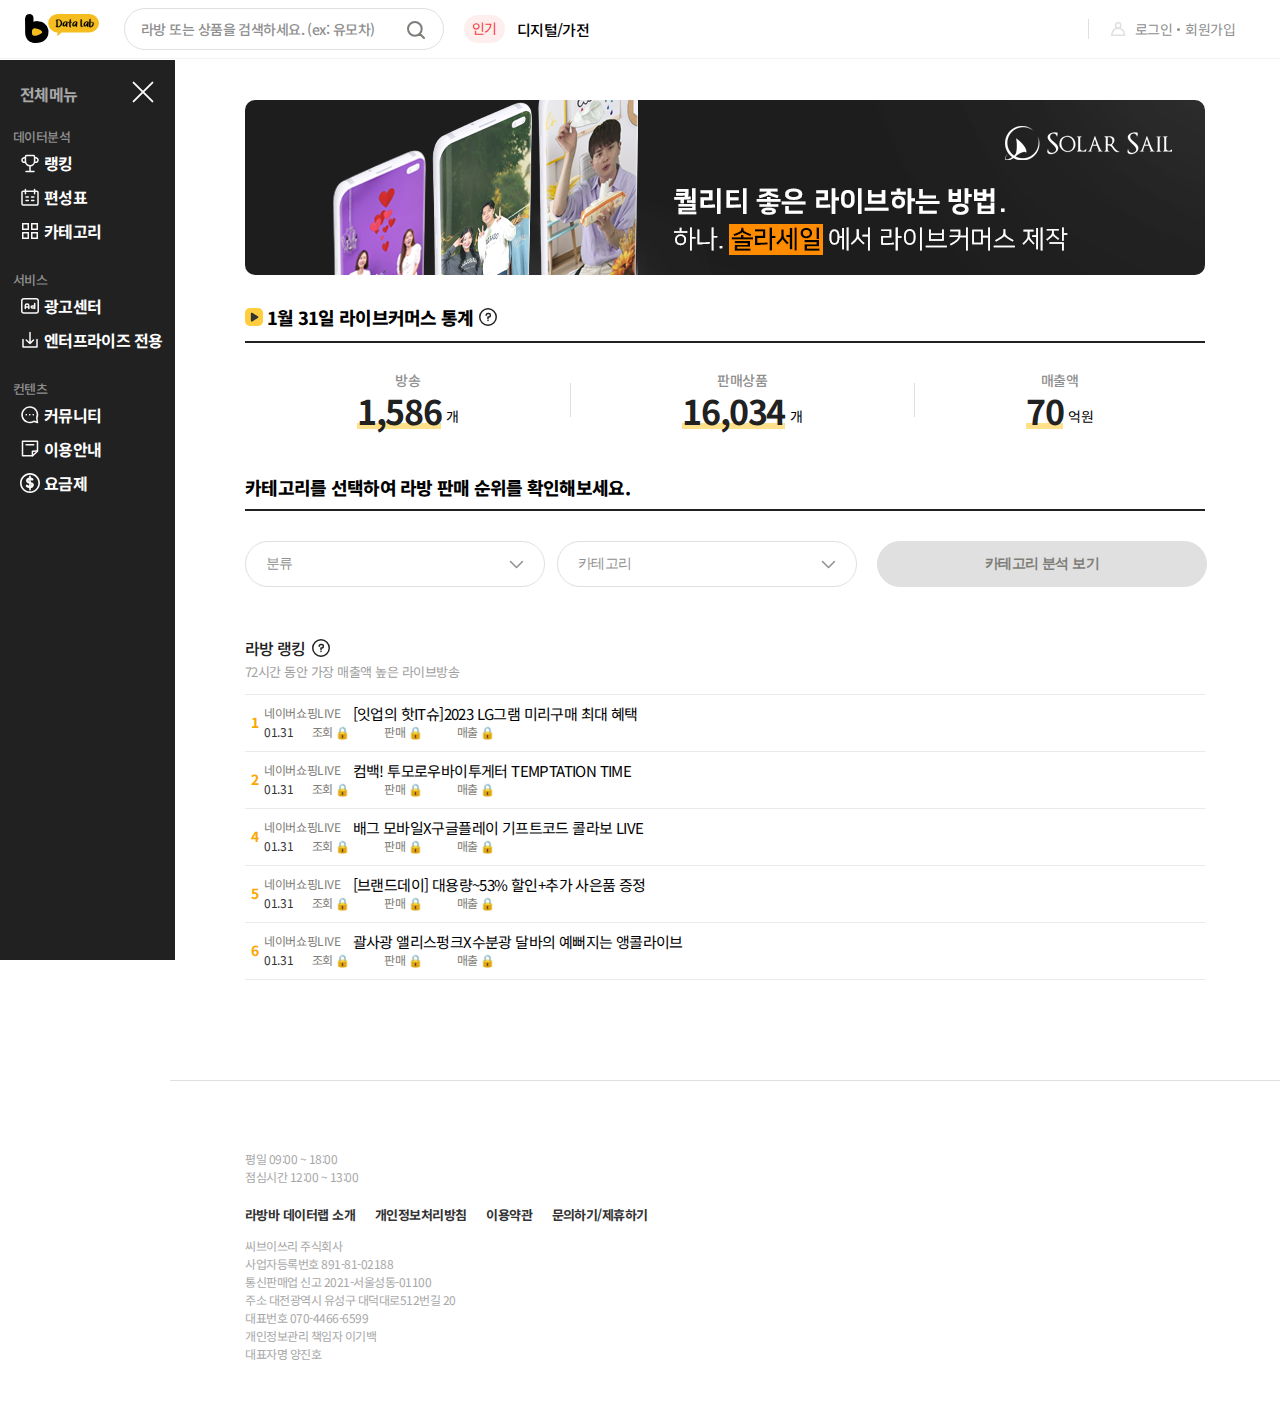
<file: index.html>
<!DOCTYPE html>
<html lang="ko">

<head>
  <meta charset="UTF-8">
  <meta http-equiv="X-UA-Compatible" content="IE=edge">
  <meta name="viewport" content="width=device-width, initial-scale=1.0">

  <title>라방바 데이터랩</title>

  <link rel="stylesheet" href="./src/css/style.css">

  <script src="./src/js/rollingText.js" defer></script>
  <script src="./src/js/searchModal.js" defer></script>
  <script src="./src/js/sidebar.js" defer></script>
  <script src="./src/js/tooltip.js" defer></script>
  <script src="./src/js/selectMobile.js" defer></script>
  <script src="./src/js/selectWeb.js" defer></script>
  <script src="./src/js/footer.js" defer></script>
  <script src="./src/js/onresize.js" defer></script>

</head>

<body>


  <nav>

    <!-- header menu -->
    <header class="header">
      <h1 class="ir">라방 데이터랩 메뉴바</h1>
      <button class="btn-sidebar">
        <img src="./src/assets/images/gnb_burger.svg" alt="사이드바 버튼입니다.">
      </button>

      <a href="" class="link-logo">
        <img src="./src/assets/images/gnb_bi.svg" alt="라방 데이터랩 로고" class="img-logo">
      </a>

      <form class="search">
        <input type="text" placeholder="라방 또는 상품을 검색하세요. (ex: 유모차)" class="input-search">
        <button class="btn-search" aria-label="검색"></button>
      </form>
      <div class="text-hilght">
        <p class="text-annote">인기</p>
        <a href="" class="link-goods">디지털/가전</a>
      </div>

      <!-- login -->
      <!-- media : 화면 너비가 1000px 이상일 때 -->
      <article class="article-login">
        <h2 class="ir">로그인 및 회원가입</h2>
        <img src="./src/assets/images/gnb_user.svg" alt="" class="img-login">
        <a href="" class="text-login">로그인</a>
        <a href="" class="text-signup">회원가입</a>
      </article>
      <!-- media : 화면 너비가 1000px 미만일 때 -->
      <button class="btn-search-active" type="button" aria-label="검색창 활성화 버튼">
      </button>
      <a href="" class="link-login">
        <img src="./src/assets/images/gnb_user_(1).svg" alt="로그인 페이지 링크입니다." class="img-login">
      </a>
      <!-- /login -->

      <section class="box-modal">
        <h3 class="ir">검색창</h3>
        <button class="btn-close">
          <img src="./src/assets/images/lnb_close.svg" alt="닫기 버튼입니다.">
        </button>
        <form class="form-search">
          <input type="text" placeholder="라방 또는 상품을 검색하세요." class="input-search-modal">
          <button class="btn-submit" aria-label="검색"></button>
        </form>

      </section>
    </header>
    <!-- /header menu -->

    <!-- sidebar -->
    <aside class="sidebar-wrap">
      <div class="sidebar-container">
        <header class="sidebar-header">
          <h3 class="sidebar-title">
            전체메뉴
          </h3>
          <button class="sidebar-close" type="button">
            <img src="./src/assets/images/lnb_close.svg" alt="사이드바 닫기 버튼입니다.">
          </button>
        </header>
        <section class="sidebar-section">
          <h4 class="sidebar-title-sub">데이터분석</h4>
          <ul>
            <li>
              <a href="">
                <img src="./src/assets/images/lnb_ranking.svg" alt="">
                <span>랭킹</span>
              </a>
            </li>
            <li>
              <a href="">
                <img src="./src/assets/images/lnb_schedule.svg" alt="">
                <span>편성표</span>
              </a>
            </li>
            <li>
              <a href="">
                <img src="./src/assets/images/lnb_categori.svg" alt="">
                <span>카테고리</span>
              </a>
            </li>
          </ul>
        </section>
        <section class="sidebar-section">
          <h4 class="sidebar-title-sub">서비스</h4>
          <ul>
            <li>
              <a href="">
                <img src="./src/assets/images/lnb_marketing.svg" alt="">
                <span>광고센터</span>
              </a>
            </li>
            <li>
              <a href="">
                <img src="./src/assets/images/lnb_data.svg" alt="">
                <span>엔터프라이즈 전용</span>
              </a>
            </li>
          </ul>
        </section>
        <section class="sidebar-section">
          <h4 class="sidebar-title-sub">컨텐츠</h4>
          <ul>
            <li>
              <a href="">
                <img src="./src/assets/images/lnb_chat.svg" alt="">
                <span>커뮤니티</span>
              </a>
            </li>
            <li>
              <a href="">
                <img src="./src/assets/images/lnb_guide.svg" alt="">
                <span>이용안내</span>
              </a>
            </li>
            <li>
              <a href="">
                <img src="./src/assets/images/lnb_plan.svg" alt="">
                <span>요금제</span>
              </a>
            </li>
          </ul>
        </section>
      </div>
    </aside>
    <!-- /sidebar -->
  </nav>

  <main class="main">
    <a href="" class="link-ad">
      <img src="./src/assets/images/test_banner_4_solarsail.png" alt="">
    </a>

    <!-- live statistic -->
    <section class="box-info">
      <h2 class="info-title">
        <img src="./src/assets/images/title_play.svg" alt="">
        <span>1월 31일 라이브커머스 통계</span>
        <button type="button" class="btn-tooltip" aria-label="도움말 버튼" data-set="statistic"></button>
      </h2>
      <div class="text-wrap">
        <div class="text-container">
          <p class="text-info">방송</p>
          <p>
            <strong class="text-number">1,586</strong>
            <span class="text-subfix">개</span>
          </p>
        </div>
        <div class="text-container">
          <p class="text-info">판매상품</p>
          <p>
            <strong class="text-number">16,034</strong>
            <span class="text-subfix">개</span>
          </p>
        </div>
        <div class="text-container">
          <p class="text-info">매출액</p>
          <p>
            <strong class="text-number">70</strong>
            <span class="text-subfix">억원</span>
          </p>
        </div>
      </div>
    </section>
    <!-- /live statistic -->

    <!-- categori select-box -->
    <section class="box-info">
      <h2 class="info-title">
        카테고리를 선택하여 라방 판매 순위를 확인해보세요.
      </h2>
      <form class="form-categori">
        <fieldset class="fieldset-categori">
          <legend class="ir">카테고리 선택창</legend>
          <button type="button" class="btn-categori">분류</button>
          <button type="button" class="btn-categori">카테고리</button>
        </fieldset>
        <fieldset class="fieldset-categori">
          <legend class="ir">카테고리 보기</legend>
          <button class="btn-categori-submit">카테고리 분석 보기</button>
        </fieldset>
      </form>
    </section>
    <!-- /categori select-box -->

    <section class="box-info">
      <header class="ranking-header">
        <h3 class="ranking-title">라방 랭킹</h3>
        <button type="button" class="btn-tooltip" aria-label="도움말 버튼" data-set="ranking"></button>
      </header>
      <p class="ranking-info">72시간 동안 가장 매출액 높은 라이브방송</p>
      <ul class="ranking-list">
        <li>
          <p class="ranking-order">1</p>
          <div class="ranking-text-container">
            <p class="ranking-platform">네이버쇼핑LIVE</p>
            <a href="" class="ranking-link">[잇업의 핫IT슈]2023 LG그램 미리구매 최대 혜택</a>
            <p class="ranking-data">
              <span>01.31</span>
              <span>조회 <strong>🔒</strong></span>
              <span>판매 <strong>🔒</strong></span>
              <span>매출 <strong>🔒</strong></span>
            </p>
          </div>
        </li>
        <li>
          <p class="ranking-order">2</p>
          <div class="ranking-text-container">
            <p class="ranking-platform">네이버쇼핑LIVE</p>
            <a href="" class="ranking-link">컴백! 투모로우바이투게터 TEMPTATION TIME</a>
            <p class="ranking-data">
              <span>01.31</span>
              <span>조회 <strong>🔒</strong></span>
              <span>판매 <strong>🔒</strong></span>
              <span>매출 <strong>🔒</strong></span>
            </p>
          </div>
        </li>
        <li>
          <p class="ranking-order">4</p>
          <div class="ranking-text-container">
            <p class="ranking-platform">네이버쇼핑LIVE</p>
            <a href="" class="ranking-link">배그 모바일X구글플레이 기프트코드 콜라보 LIVE</a>
            <p class="ranking-data">
              <span>01.31</span>
              <span>조회 <strong>🔒</strong></span>
              <span>판매 <strong>🔒</strong></span>
              <span>매출 <strong>🔒</strong></span>
            </p>
          </div>
        </li>
        <li>
          <p class="ranking-order">5</p>
          <div class="ranking-text-container">
            <p class="ranking-platform">네이버쇼핑LIVE</p>
            <a href="" class="ranking-link">[브랜드데이] 대용량~53% 할인+추가 사은품 증정</a>
            <p class="ranking-data">
              <span>01.31</span>
              <span>조회 <strong>🔒</strong></span>
              <span>판매 <strong>🔒</strong></span>
              <span>매출 <strong>🔒</strong></span>
            </p>
          </div>
        </li>
        <li>
          <p class="ranking-order">6</p>
          <div class="ranking-text-container">
            <p class="ranking-platform">네이버쇼핑LIVE</p>
            <a href="" class="ranking-link">괄사광 앨리스펑크X수분광 달바의 예뻐지는 앵콜라이브</a>
            <p class="ranking-data">
              <span>01.31</span>
              <span>조회 <strong>🔒</strong></span>
              <span>판매 <strong>🔒</strong></span>
              <span>매출 <strong>🔒</strong></span>
            </p>
          </div>
        </li>
      </ul>
    </section>

  </main>

  <footer class="footer-wrap">
    <div class="footer-container">
      <p class="info-time">
        <span>평일 09:00 ~ 18:00</span>
        <span>점심시간 12:00 ~ 13:00</span>
      </p>
      <div class="info-link">
        <a href="">라방바 데이터랩 소개</a>
        <a href="">개인정보처리방침</a>
        <a href="">이용약관</a>
        <a href="">문의하기/제휴하기</a>
      </div>
      <address class="info-address">
        <p class="info-corp">
          씨브이쓰리 주식회사<br />
          사업자등록번호 891-81-02188<br />
          통신판매업 신고 2021-서울성동-01100<br />
          주소 대전광역시 유성구 대덕대로512번길 20<br />
          대표번호 070-4466-6599<br />
          개인정보관리 책임자 이기백<br />
          대표자명 양진호<br />
        </p>
      </address>
    </div>
  </footer>

  <!-- tooltip-box -->
  <div class="tooltip-wrap">
    <section class="tooltip-container">
      <header>
        <h5 class="tooltip-title">임시 텍스트입니다.</h5>
        <button class="tooltip-close" type="button">
          <img src="./src/assets/images/lnb_close.svg" alt="닫기 버튼입니다.">
        </button>
      </header>
      <p class="tooltip-info"></p>
    </section>
  </div>
  <!-- /tooltip-box -->

  <!-- select modal -->
  <div class="select-wrap">
    <section class="select-container">
      <header>
        <h5 class="select-title">분류</h5>
        <button class="select-close" type="button">
          <img src="./src/assets/images/lnb_close.svg" alt="닫기 버튼입니다.">
        </button>
      </header>
      <ul class="select-member">
        <li>
          <button type="button">패션의류</button>
        </li>
        <li>
          <button type="button">패션잡화</button>
        </li>
        <li>
          <button type="button">화장품/미용</button>
        </li>
        <li>
          <button type="button">디지털/가전</button>
        </li>
        <li>
          <button type="button">가구/인테리어</button>
        </li>
        <li>
          <button type="button">출산/육아</button>
        </li>
        <li>
          <button type="button">식품</button>
        </li>
        <li>
          <button type="button">스포츠/레저</button>
        </li>
        <li>
          <button type="button">생활/건강</button>
        </li>
      </ul>
      <button type="button" class="select-confirm">확인</button>
    </section>
  </div>
  <!-- /select modal -->

</body>

</html>
</file>
<file: src/css/style.css>
/* util */
@import "./util/reset.css";
@import "./util/font.css";
@import "./util/color.css";
@import "./util/ir.css";

/* components */
@import "./components/header.css";
@import "./components/main.css";
@import "./components/footer.css";
@import "./components/sidebar.css";
@import "./components/tooltip.css";
@import "./components/categori.css";
@import "./components/select.css";
@import "./components/ranking.css";
</file>
